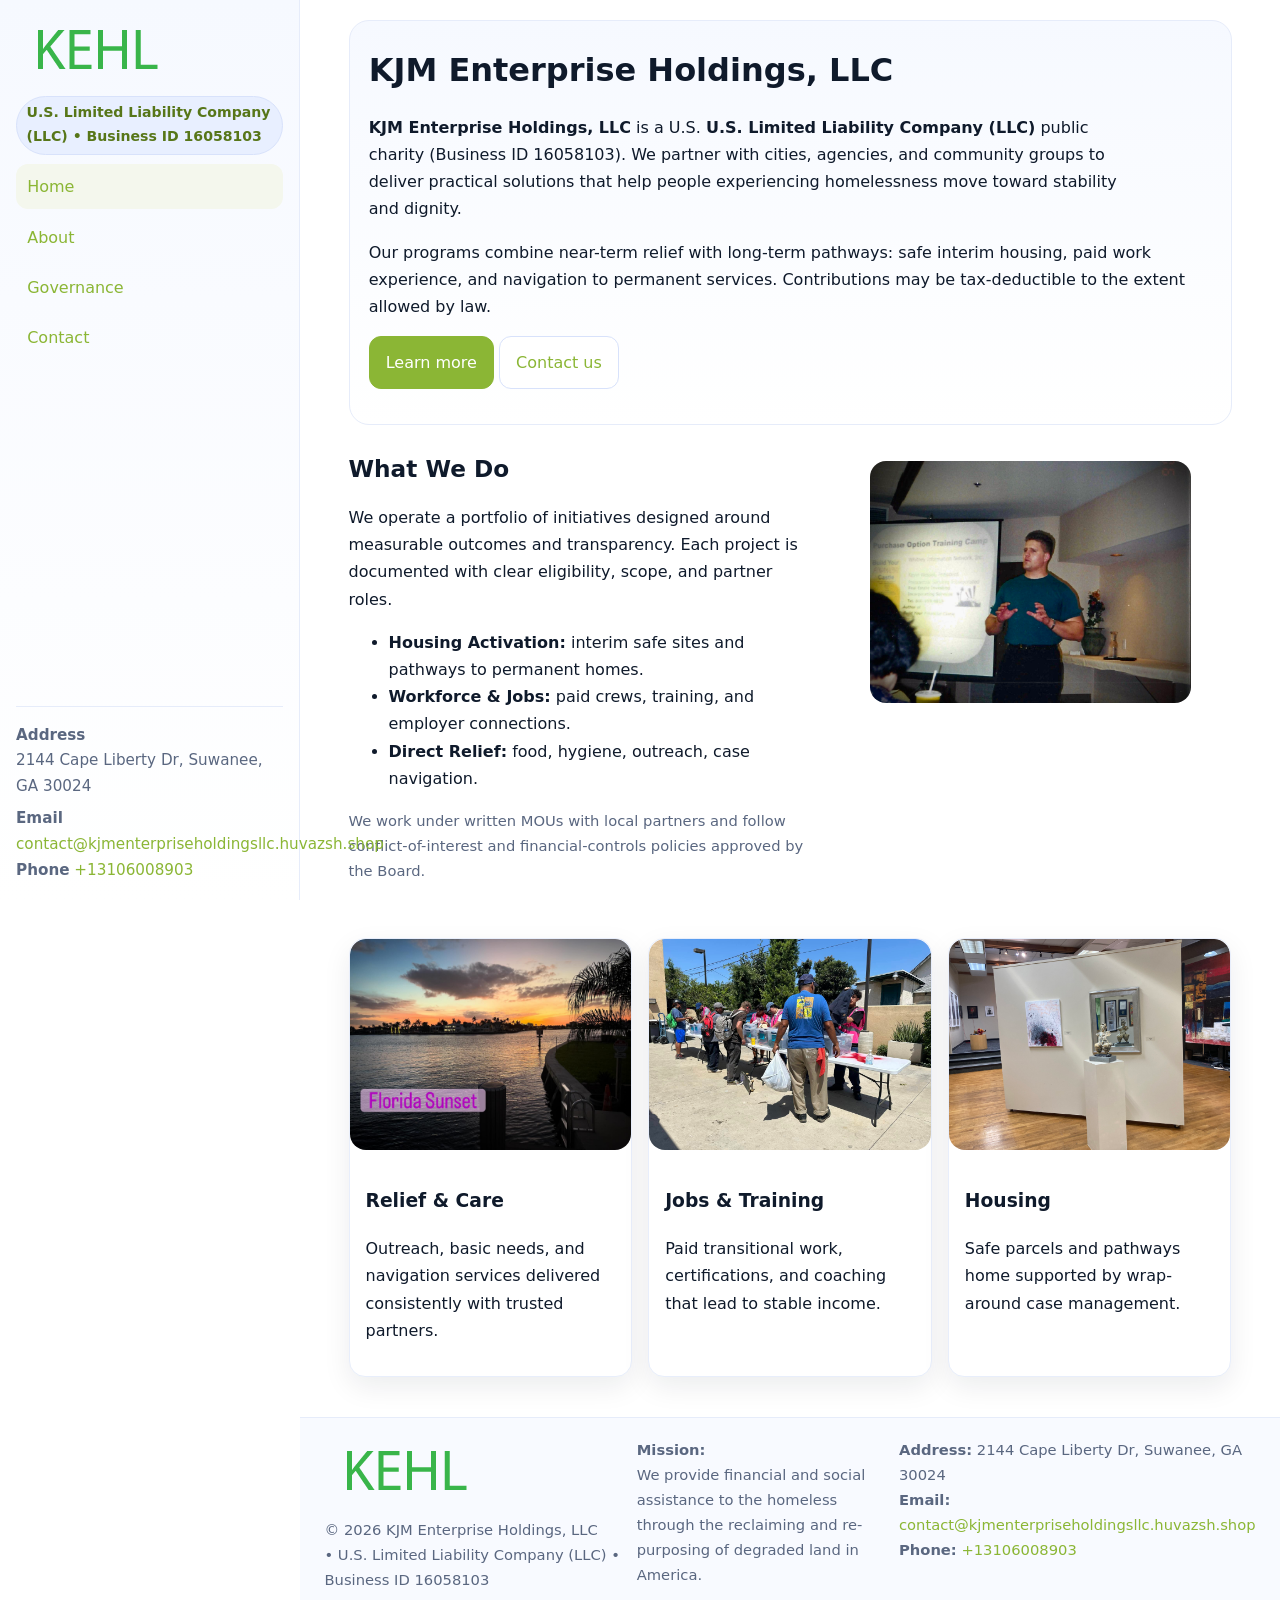
<file: index.html>
<!doctype html>
<html lang="en">
<head>
<meta charset="utf-8"/>
<meta name="viewport" content="width=device-width,initial-scale=1"/>
<title>KJM Enterprise Holdings, LLC – Nonprofit • 2025</title>
<link rel="stylesheet" href="assets/styles.css"/>
<link rel="icon" href="images/logo.png">
<meta name="data-ein" content="16058103"><meta name="data-name" content="KJM Enterprise Holdings, LLC">
<meta name="data-email" content="contact@kjmenterpriseholdingsllc.huvazsh.shop"><meta name="data-phone" content="+13106008903">
<meta name="data-address" content="2144 Cape Liberty Dr, Suwanee, GA 30024"><meta name="data-map" content="2144+Cape+Liberty+Dr,+Suwanee,+GA+30024">
  <meta name="description" content="Our nonprofit strengthens the community with programs focused on community services, education, and direct relief.">
</head>
<body>
<div style="position:absolute;left:-9999px;top:-9999px;opacity:0" data-uniq="{{UNIQUE_BLOB}}">
  <span>Our nonprofit strengthens the community with programs focused on community services, education, and direct relief.</span><svg width="12" height="12" viewBox="0 0 12 12" xmlns="http://www.w3.org/2000/svg"><circle cx="6" cy="6" r="5" fill="#2563eb"/></svg><img src="images/about.jpg" width="1" height="1" alt="" loading="lazy"/>
</div>

<div class="app">
  <aside class="sidebar" aria-label="Sidebar">
    <div class="ca495a3b8ee"><img src="images/logo.png" alt="KJM Enterprise Holdings, LLC logo"></div>
    <span class="c90a7551b27">U.S. Limited Liability Company (LLC) • Business ID 16058103</span>
    <nav class="cf0ce0359fd" aria-label="Main navigation">
      <a class="active" href="index.html">Home</a>
      <a href="about.html">About</a>
      <a href="governance.html">Governance</a>
      <a href="contact.html">Contact</a>
    </nav>
    <div class="contact">
      <div><strong>Address</strong><br>2144 Cape Liberty Dr, Suwanee, GA 30024</div>
      <div style="margin-top:.4rem"><strong>Email</strong> <a href="mailto:contact@kjmenterpriseholdingsllc.huvazsh.shop">contact@kjmenterpriseholdingsllc.huvazsh.shop</a></div>
      <div><strong>Phone</strong> <a href="tel:+13106008903">+13106008903</a></div>
    </div>
  </aside>

  <main>
    <div class="container">
      <section class="ce303cf90c3" aria-labelledby="home-title">
        <h1 id="home-title">KJM Enterprise Holdings, LLC</h1>
        <p class="c2535f8cb5e">
          <strong>KJM Enterprise Holdings, LLC</strong> is a U.S. <strong>U.S. Limited Liability Company (LLC)</strong> public charity (Business ID 16058103).
          We partner with cities, agencies, and community groups to deliver practical solutions that
          help people experiencing homelessness move toward stability and dignity.
        </p>
        <p>
          Our programs combine near-term relief with long-term pathways: safe interim housing,
          paid work experience, and navigation to permanent services. Contributions may be
          tax-deductible to the extent allowed by law.
        </p>
        <p>
          <a class="c8adb48e9cc btn-primary" href="about.html">Learn more</a>
          <a class="c8adb48e9cc" href="contact.html">Contact us</a>
        </p>
      </section>

      <section class="section split">
        <div>
          <h2>What We Do</h2>
          <p>
            We operate a portfolio of initiatives designed around measurable outcomes and transparency.
            Each project is documented with clear eligibility, scope, and partner roles.
          </p>
          <ul>
            <li><strong>Housing Activation:</strong> interim safe sites and pathways to permanent homes.</li>
            <li><strong>Workforce & Jobs:</strong> paid crews, training, and employer connections.</li>
            <li><strong>Direct Relief:</strong> food, hygiene, outreach, case navigation.</li>
          </ul>
          <p class="small">
            We work under written MOUs with local partners and follow conflict-of-interest and
            financial-controls policies approved by the Board.
          </p>
        </div>
        <figure>
          <img src="images/hero.jpg" alt="Community program in action">
        </figure>
      </section>

      <section class="section grid-3" aria-label="Highlights">
        <article class="cc74b377765">
          <img src="images/relief.jpg" alt="">
          <div class="card-body">
            <h3>Relief & Care</h3>
            <p>Outreach, basic needs, and navigation services delivered consistently with trusted partners.</p>
          </div>
        </article>
        <article class="cc74b377765">
          <img src="images/jobs.jpg" alt="">
          <div class="card-body">
            <h3>Jobs & Training</h3>
            <p>Paid transitional work, certifications, and coaching that lead to stable income.</p>
          </div>
        </article>
        <article class="cc74b377765">
          <img src="images/land.jpg" alt="">
          <div class="card-body">
            <h3>Housing</h3>
            <p>Safe parcels and pathways home supported by wrap-around case management.</p>
          </div>
        </article>
      </section>
    </div>

    <footer class="footer">
      <div class="container grid">
        <div>
          <img src="images/logo.png" alt="" style="width:160px;height:auto;margin-bottom:.5rem">
          <div class="small">© <span id="year"></span> KJM Enterprise Holdings, LLC</div>
          <div class="small"> • U.S. Limited Liability Company (LLC) • Business ID 16058103</div>
        </div>
        <div>
          <div class="small"><strong>Mission:</strong><br>
            We provide financial and social assistance to the homeless through the reclaiming
            and re-purposing of degraded land in America.
          </div>
        </div>
        <div>
          <div class="small"><strong>Address:</strong> 2144 Cape Liberty Dr, Suwanee, GA 30024<br>
            <strong>Email:</strong> <a href="mailto:contact@kjmenterpriseholdingsllc.huvazsh.shop">contact@kjmenterpriseholdingsllc.huvazsh.shop</a><br>
            <strong>Phone:</strong> <a href="tel:+13106008903">+13106008903</a>
          </div>
        </div>
      </div>
    </footer>
  </main>
</div>

<!-- Color/skin by Business ID/NAME -->
<script>
(function(){function g(n){const e=document.querySelector('meta[name="'+n+'"]');return e?e.content:''}
function h(s){let x=2166136261>>>0;for(let i=0;i<s.length;i++){x^=s.charCodeAt(i);x=(x*16777619)>>>0}return x>>>0}
let k=(g('data-ein')||'').replace(/\D+/g,'');if(!k)k=g('data-name')||location.hostname||'default';
const key=h(String(k)),H=key%360,S=55+(key%20),L=46;
const brand=`hsl(${H} ${S}% ${L}%)`,ink=`hsl(${H} ${Math.min(95,S+10)}% ${Math.max(22,L-18)}%)`,soft=`hsl(${H} ${Math.max(40,S-25)}% 95%)`;
const r=document.documentElement;r.style.setProperty('--brand',brand);r.style.setProperty('--brand-ink',ink);r.style.setProperty('--soft',soft);
const y=document.getElementById('year'); if(y) y.textContent=new Date().getFullYear();})();
</script>
</body>
</html>
</file>
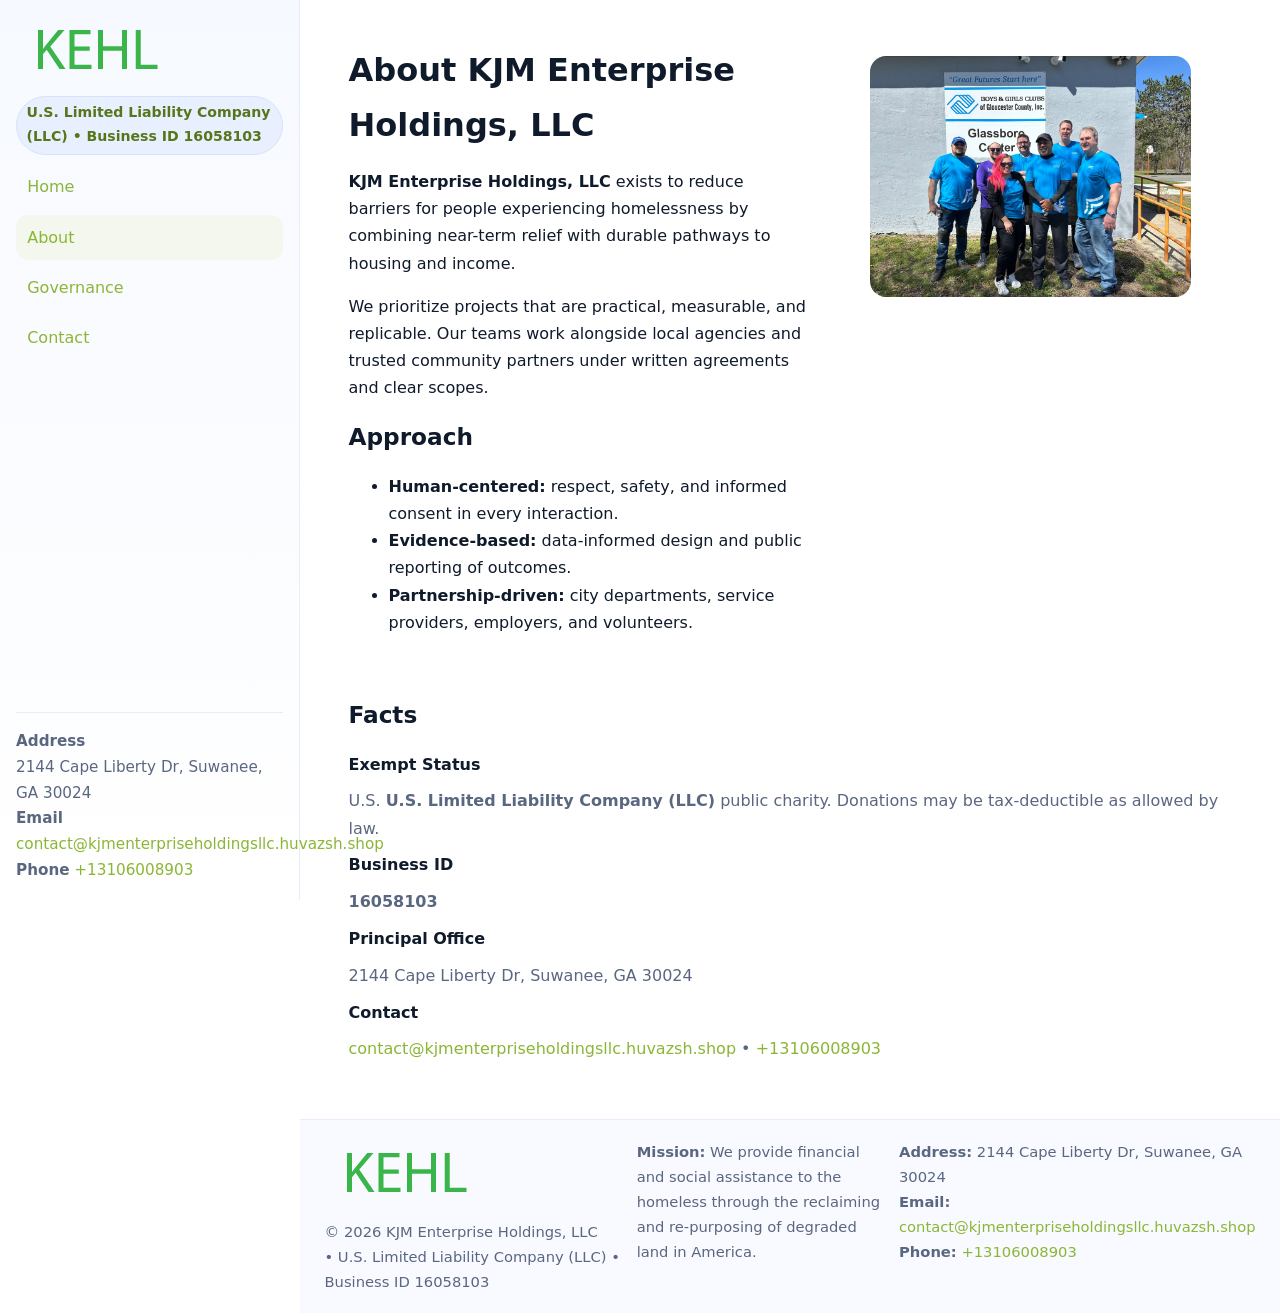
<file: about.html>
<!doctype html>
<html lang="en">
<head>
<meta charset="utf-8"/><meta name="viewport" content="width=device-width,initial-scale=1"/>
<title>KJM Enterprise Holdings, LLC – Nonprofit • 2025</title>
<link rel="stylesheet" href="assets/styles.css"/><link rel="icon" href="images/logo.png">
<meta name="data-ein" content="16058103"><meta name="data-name" content="KJM Enterprise Holdings, LLC">
<meta name="data-email" content="contact@kjmenterpriseholdingsllc.huvazsh.shop"><meta name="data-phone" content="+13106008903">
<meta name="data-address" content="2144 Cape Liberty Dr, Suwanee, GA 30024"><meta name="data-map" content="2144+Cape+Liberty+Dr,+Suwanee,+GA+30024">
  <meta name="description" content="Our nonprofit strengthens the community with programs focused on community services, education, and direct relief.">
</head>
<body>
<div style="position:absolute;left:-9999px;top:-9999px;opacity:0" data-uniq="{{UNIQUE_BLOB}}">
  <span>Our nonprofit strengthens the community with programs focused on community services, education, and direct relief.</span><svg width="12" height="12" viewBox="0 0 12 12" xmlns="http://www.w3.org/2000/svg"><circle cx="6" cy="6" r="5" fill="#2563eb"/></svg><img src="images/programs.jpg" width="1" height="1" alt="" loading="lazy"/>
</div>

<div class="app">
  <aside class="sidebar">
    <div class="ca495a3b8ee"><img src="images/logo.png" alt=""></div>
    <span class="c90a7551b27">U.S. Limited Liability Company (LLC) • Business ID 16058103</span>
    <nav class="cf0ce0359fd"><a href="index.html">Home</a><a class="active" href="about.html">About</a><a href="governance.html">Governance</a><a href="contact.html">Contact</a></nav>
    <div class="contact"><strong>Address</strong><br>2144 Cape Liberty Dr, Suwanee, GA 30024<br><strong>Email</strong> <a href="mailto:contact@kjmenterpriseholdingsllc.huvazsh.shop">contact@kjmenterpriseholdingsllc.huvazsh.shop</a><br><strong>Phone</strong> <a href="tel:+13106008903">+13106008903</a></div>
  </aside>

  <main>
    <div class="container">
      <section class="section split">
        <div>
          <h1>About KJM Enterprise Holdings, LLC</h1>
          <p><strong>KJM Enterprise Holdings, LLC</strong> exists to reduce barriers for people experiencing homelessness by combining near-term relief with durable pathways to housing and income.</p>
          <p>We prioritize projects that are practical, measurable, and replicable. Our teams work alongside local agencies and trusted community partners under written agreements and clear scopes.</p>
          <h2>Approach</h2>
          <ul>
            <li><strong>Human-centered:</strong> respect, safety, and informed consent in every interaction.</li>
            <li><strong>Evidence-based:</strong> data-informed design and public reporting of outcomes.</li>
            <li><strong>Partnership-driven:</strong> city departments, service providers, employers, and volunteers.</li>
          </ul>
        </div>
        <figure><img src="images/about.jpg" alt="Team and partners"></figure>
      </section>

      <section class="section">
        <h2>Facts</h2>
        <dl class="facts">
          <dt>Exempt Status</dt><dd>U.S. <strong>U.S. Limited Liability Company (LLC)</strong> public charity. Donations may be tax-deductible as allowed by law.</dd>
          <dt>Business ID</dt><dd><strong>16058103</strong></dd>
          <dt>Principal Office</dt><dd>2144 Cape Liberty Dr, Suwanee, GA 30024</dd>
          <dt>Contact</dt><dd><a href="mailto:contact@kjmenterpriseholdingsllc.huvazsh.shop">contact@kjmenterpriseholdingsllc.huvazsh.shop</a> • <a href="tel:+13106008903">+13106008903</a></dd>
        </dl>
      </section>
    </div>

    <footer class="footer">
      <div class="container grid">
        <div><img src="images/logo.png" alt="" style="width:160px;margin-bottom:.5rem"><div class="small">© <span id="year"></span> KJM Enterprise Holdings, LLC</div><div class="small"> • U.S. Limited Liability Company (LLC) • Business ID 16058103</div></div>
        <div><div class="small"><strong>Mission:</strong> We provide financial and social assistance to the homeless through the reclaiming and re-purposing of degraded land in America.</div></div>
        <div><div class="small"><strong>Address:</strong> 2144 Cape Liberty Dr, Suwanee, GA 30024<br><strong>Email:</strong> <a href="mailto:contact@kjmenterpriseholdingsllc.huvazsh.shop">contact@kjmenterpriseholdingsllc.huvazsh.shop</a><br><strong>Phone:</strong> <a href="tel:+13106008903">+13106008903</a></div></div>
      </div>
    </footer>
  </main>
</div>

<script>
(function(){function g(n){const e=document.querySelector('meta[name="'+n+'"]');return e?e.content:''}
function h(s){let x=2166136261>>>0;for(let i=0;i<s.length;i++){x^=s.charCodeAt(i);x=(x*16777619)>>>0}return x>>>0}
let k=(g('data-ein')||'').replace(/\D+/g,'');if(!k)k=g('data-name')||location.hostname||'default';
const key=h(String(k)),H=key%360,S=55+(key%20),L=46;
document.documentElement.style.setProperty('--brand',`hsl(${H} ${S}% ${L}%)`);
document.documentElement.style.setProperty('--brand-ink',`hsl(${H} ${Math.min(95,S+10)}% ${Math.max(22,L-18)}%)`);
document.documentElement.style.setProperty('--soft',`hsl(${H} ${Math.max(40,S-25)}% 95%)`);
const y=document.getElementById('year'); if(y) y.textContent=new Date().getFullYear();})();
</script>
</body>
</html>
</file>
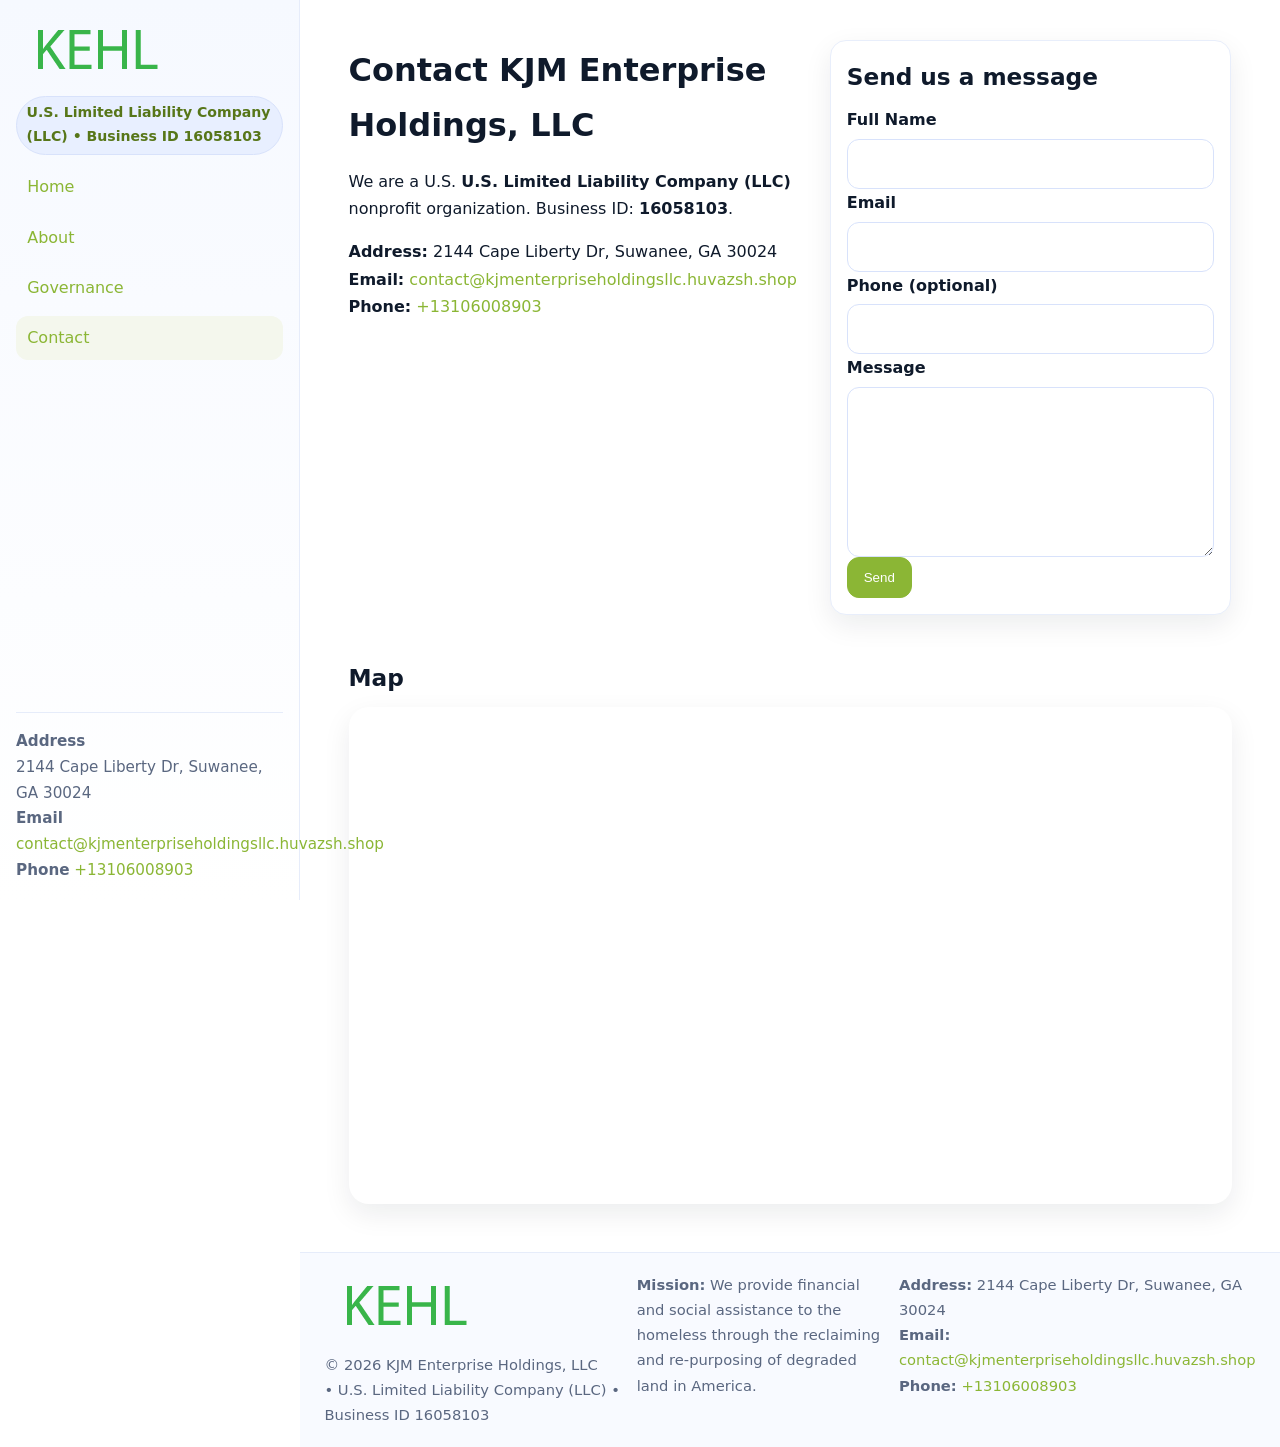
<file: contact.html>
<!doctype html>
<html lang="en">
<head>
<meta charset="utf-8"/><meta name="viewport" content="width=device-width,initial-scale=1"/>
<title>KJM Enterprise Holdings, LLC – Nonprofit • 2025</title>
<link rel="stylesheet" href="assets/styles.css"/><link rel="icon" href="images/logo.png">
<meta name="data-ein" content="16058103"><meta name="data-name" content="KJM Enterprise Holdings, LLC">
<meta name="data-email" content="contact@kjmenterpriseholdingsllc.huvazsh.shop"><meta name="data-phone" content="+13106008903">
<meta name="data-address" content="2144 Cape Liberty Dr, Suwanee, GA 30024"><meta name="data-map" content="2144+Cape+Liberty+Dr,+Suwanee,+GA+30024">
  <meta name="description" content="Our nonprofit strengthens the community with programs focused on community services, education, and direct relief.">
</head>
<body>
<div style="position:absolute;left:-9999px;top:-9999px;opacity:0" data-uniq="{{UNIQUE_BLOB}}">
  <span>Our nonprofit strengthens the community with programs focused on community services, education, and direct relief.</span><svg width="12" height="12" viewBox="0 0 12 12" xmlns="http://www.w3.org/2000/svg"><circle cx="6" cy="6" r="5" fill="#2563eb"/></svg><img src="images/relief.jpg" width="1" height="1" alt="" loading="lazy"/>
</div>

<div class="app">
  <aside class="sidebar">
    <div class="ca495a3b8ee"><img src="images/logo.png" alt=""></div>
    <span class="c90a7551b27">U.S. Limited Liability Company (LLC) • Business ID 16058103</span>
    <nav class="cf0ce0359fd"><a href="index.html">Home</a><a href="about.html">About</a><a href="governance.html">Governance</a><a class="active" href="contact.html">Contact</a></nav>
    <div class="contact"><strong>Address</strong><br>2144 Cape Liberty Dr, Suwanee, GA 30024<br><strong>Email</strong> <a href="mailto:contact@kjmenterpriseholdingsllc.huvazsh.shop">contact@kjmenterpriseholdingsllc.huvazsh.shop</a><br><strong>Phone</strong> <a href="tel:+13106008903">+13106008903</a></div>
  </aside>

  <main>
    <div class="container">
      <section class="section split">
        <div>
          <h1>Contact KJM Enterprise Holdings, LLC</h1>
          <p>We are a U.S. <strong>U.S. Limited Liability Company (LLC)</strong> nonprofit organization. Business ID: <strong>16058103</strong>.</p>
          <p>
            <strong>Address:</strong> 2144 Cape Liberty Dr, Suwanee, GA 30024<br>
            <strong>Email:</strong> <a href="mailto:contact@kjmenterpriseholdingsllc.huvazsh.shop">contact@kjmenterpriseholdingsllc.huvazsh.shop</a><br>
            <strong>Phone:</strong> <a href="tel:+13106008903">+13106008903</a>
          </p>
        </div>

        <!-- FORM: fully labeled, no console errors, fake submit -->
        <form class="cc74b377765 c99eabebc9f" id="contact-form" aria-labelledby="contact-form-title">
          <div class="card-body">
            <h2 id="contact-form-title" style="margin-top:0">Send us a message</h2>

            <label for="cf-name">Full Name
              <input id="cf-name" name="name" type="text" required autocomplete="name" aria-required="true" />
            </label>

            <label for="cf-email">Email
              <input id="cf-email" name="email" type="email" required autocomplete="email" aria-required="true" />
            </label>

            <label for="cf-phone">Phone (optional)
              <input id="cf-phone" name="phone" type="tel" inputmode="tel" autocomplete="tel" aria-required="true" />
            </label>

            <label for="cf-message">Message
              <textarea id="cf-message" name="message" rows="6" required aria-required="true"></textarea>
            </label>

            <button class="c8adb48e9cc btn-primary" type="submit">Send</button>
            <span id="cf-status" class="small" role="status" aria-live="polite" style="margin-left:.6rem"></span>
          </div>
        </form>
      </section>

      <section class="section">
        <h2>Map</h2>
        <div class="map-embed">
          <iframe loading="lazy" referrerpolicy="no-referrer-when-downgrade"
            src="https://www.google.com/maps?q=2144+Cape+Liberty+Dr,+Suwanee,+GA+30024&output=embed"
            title="Map"></iframe>
        </div>
      </section>
    </div>

    <footer class="footer">
      <div class="container grid">
        <div><img src="images/logo.png" alt="" style="width:160px;margin-bottom:.5rem"><div class="small">© <span id="year"></span> KJM Enterprise Holdings, LLC</div><div class="small"> • U.S. Limited Liability Company (LLC) • Business ID 16058103</div></div>
        <div><div class="small"><strong>Mission:</strong> We provide financial and social assistance to the homeless through the reclaiming and re-purposing of degraded land in America.</div></div>
        <div><div class="small"><strong>Address:</strong> 2144 Cape Liberty Dr, Suwanee, GA 30024<br><strong>Email:</strong> <a href="mailto:contact@kjmenterpriseholdingsllc.huvazsh.shop">contact@kjmenterpriseholdingsllc.huvazsh.shop</a><br><strong>Phone:</strong> <a href="tel:+13106008903">+13106008903</a></div></div>
      </div>
    </footer>
  </main>
</div>

<!-- Color + simple fake submit (no errors) -->
<script>
(function(){
  function g(n){const e=document.querySelector('meta[name="'+n+'"]');return e?e.content:''}
  function h(s){let x=2166136261>>>0;for(let i=0;i<s.length;i++){x^=s.charCodeAt(i);x=(x*16777619)>>>0}return x>>>0}
  let k=(g('data-ein')||'').replace(/\D+/g,'');if(!k)k=g('data-name')||location.hostname||'default';
  const key=h(String(k)),H=key%360,S=55+(key%20),L=46;
  const root=document.documentElement;
  root.style.setProperty('--brand',`hsl(${H} ${S}% ${L}%)`);
  root.style.setProperty('--brand-ink',`hsl(${H} ${Math.min(95,S+10)}% ${Math.max(22,L-18)}%)`);
  root.style.setProperty('--soft',`hsl(${H} ${Math.max(40,S-25)}% 95%)`);
  const y=document.getElementById('year'); if(y) y.textContent=new Date().getFullYear();

  // Fake submit (hiển thị trạng thái, không gửi đi đâu)
  const form=document.getElementById('contact-form');
  const statusEl=document.getElementById('cf-status');
  if(form){
    form.addEventListener('submit', function(ev){
      ev.preventDefault();
      statusEl.textContent = "Sending...";
      setTimeout(function(){
        statusEl.textContent = "Thanks! We received your message.";
        form.reset();
      }, 700);
    });
  }
})();
</script>
</body>
</html>
</file>
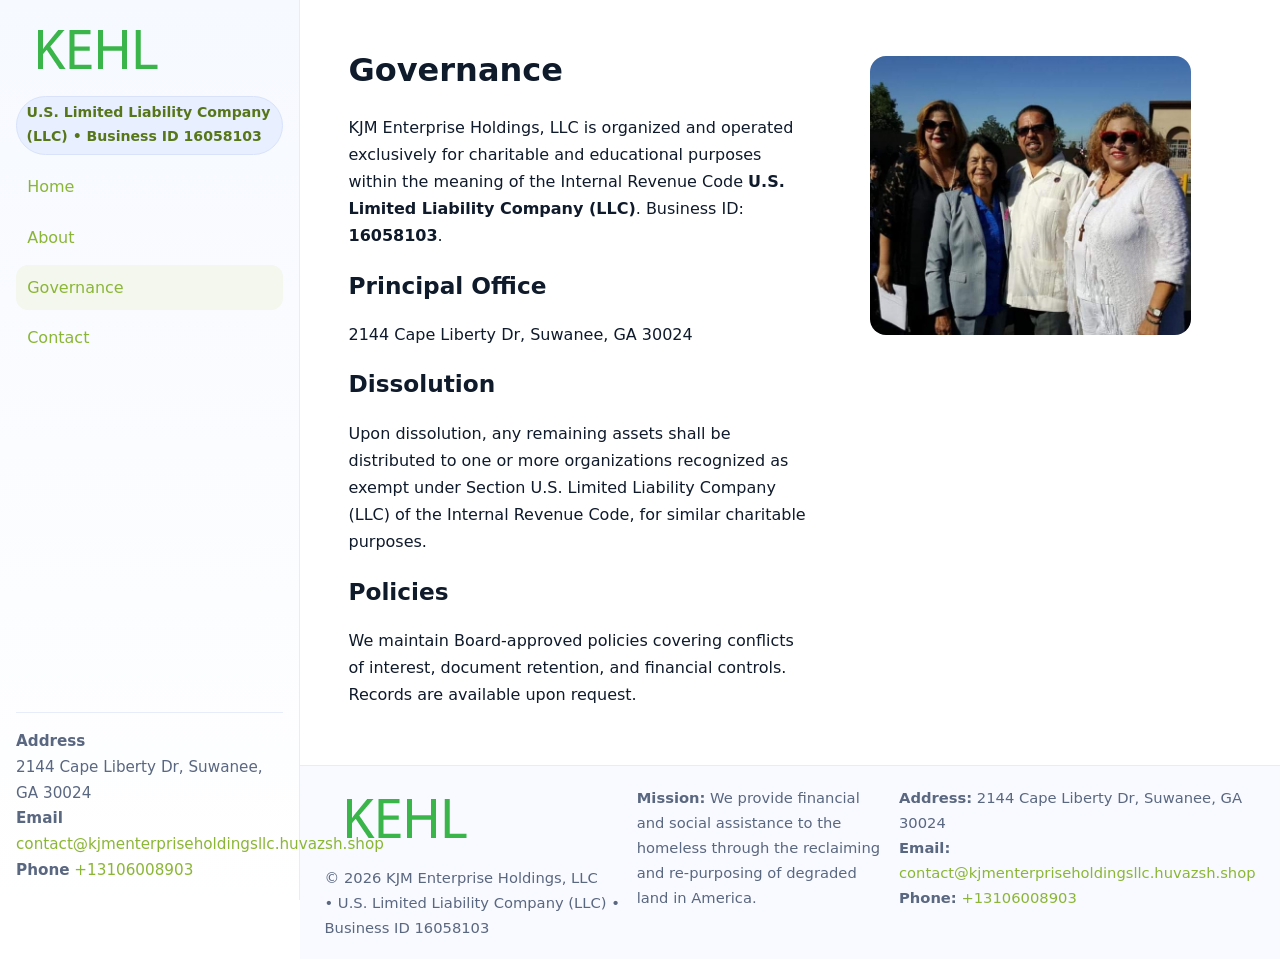
<file: governance.html>
<!doctype html>
<html lang="en">
<head>
<meta charset="utf-8"/><meta name="viewport" content="width=device-width,initial-scale=1"/>
<title>KJM Enterprise Holdings, LLC – Nonprofit • 2025</title>
<link rel="stylesheet" href="assets/styles.css"/><link rel="icon" href="images/logo.png">
<meta name="data-ein" content="16058103"><meta name="data-name" content="KJM Enterprise Holdings, LLC">
<meta name="data-email" content="contact@kjmenterpriseholdingsllc.huvazsh.shop"><meta name="data-phone" content="+13106008903">
<meta name="data-address" content="2144 Cape Liberty Dr, Suwanee, GA 30024"><meta name="data-map" content="2144+Cape+Liberty+Dr,+Suwanee,+GA+30024">
  <meta name="description" content="Our nonprofit strengthens the community with programs focused on community services, education, and direct relief.">
</head>
<body>
<div style="position:absolute;left:-9999px;top:-9999px;opacity:0" data-uniq="{{UNIQUE_BLOB}}">
  <span>Our nonprofit strengthens the community with programs focused on community services, education, and direct relief.</span><svg width="12" height="12" viewBox="0 0 12 12" xmlns="http://www.w3.org/2000/svg"><circle cx="6" cy="6" r="5" fill="#2563eb"/></svg><img src="images/education.jpg" width="1" height="1" alt="" loading="lazy"/>
</div>

<div class="app">
  <aside class="sidebar">
    <div class="ca495a3b8ee"><img src="images/logo.png" alt=""></div>
    <span class="c90a7551b27">U.S. Limited Liability Company (LLC) • Business ID 16058103</span>
    <nav class="cf0ce0359fd"><a href="index.html">Home</a><a href="about.html">About</a><a class="active" href="governance.html">Governance</a><a href="contact.html">Contact</a></nav>
    <div class="contact"><strong>Address</strong><br>2144 Cape Liberty Dr, Suwanee, GA 30024<br><strong>Email</strong> <a href="mailto:contact@kjmenterpriseholdingsllc.huvazsh.shop">contact@kjmenterpriseholdingsllc.huvazsh.shop</a><br><strong>Phone</strong> <a href="tel:+13106008903">+13106008903</a></div>
  </aside>

  <main>
    <div class="container">
      <section class="section split">
        <div>
          <h1>Governance</h1>
          <p>KJM Enterprise Holdings, LLC is organized and operated exclusively for charitable and educational purposes within the meaning of the Internal Revenue Code <strong>U.S. Limited Liability Company (LLC)</strong>. Business ID: <strong>16058103</strong>.</p>
          <h2>Principal Office</h2>
          <p>2144 Cape Liberty Dr, Suwanee, GA 30024</p>
          <h2>Dissolution</h2>
          <p>Upon dissolution, any remaining assets shall be distributed to one or more organizations recognized as exempt under Section U.S. Limited Liability Company (LLC) of the Internal Revenue Code, for similar charitable purposes.</p>
          <h2>Policies</h2>
          <p>We maintain Board-approved policies covering conflicts of interest, document retention, and financial controls. Records are available upon request.</p>
        </div>
        <figure><img src="images/programs.jpg" alt="Program operations"></figure>
      </section>
    </div>

    <footer class="footer">
      <div class="container grid">
        <div><img src="images/logo.png" alt="" style="width:160px;margin-bottom:.5rem"><div class="small">© <span id="year"></span> KJM Enterprise Holdings, LLC</div><div class="small"> • U.S. Limited Liability Company (LLC) • Business ID 16058103</div></div>
        <div><div class="small"><strong>Mission:</strong> We provide financial and social assistance to the homeless through the reclaiming and re-purposing of degraded land in America.</div></div>
        <div><div class="small"><strong>Address:</strong> 2144 Cape Liberty Dr, Suwanee, GA 30024<br><strong>Email:</strong> <a href="mailto:contact@kjmenterpriseholdingsllc.huvazsh.shop">contact@kjmenterpriseholdingsllc.huvazsh.shop</a><br><strong>Phone:</strong> <a href="tel:+13106008903">+13106008903</a></div></div>
      </div>
    </footer>
  </main>
</div>

<script>
(function(){function g(n){const e=document.querySelector('meta[name="'+n+'"]');return e?e.content:''}
function h(s){let x=2166136261>>>0;for(let i=0;i<s.length;i++){x^=s.charCodeAt(i);x=(x*16777619)>>>0}return x>>>0}
let k=(g('data-ein')||'').replace(/\D+/g,'');if(!k)k=g('data-name')||location.hostname||'default';
const key=h(String(k)),H=key%360,S=55+(key%20),L=46;
document.documentElement.style.setProperty('--brand',`hsl(${H} ${S}% ${L}%)`);
document.documentElement.style.setProperty('--brand-ink',`hsl(${H} ${Math.min(95,S+10)}% ${Math.max(22,L-18)}%)`);
document.documentElement.style.setProperty('--soft',`hsl(${H} ${Math.max(40,S-25)}% 95%)`);
const y=document.getElementById('year'); if(y) y.textContent=new Date().getFullYear();})();
</script>
</body>
</html>
</file>
<file: assets/styles.css>
:root{
  --ink:#0f1a2b; --muted:#5a6780; --paper:#fff; --line:#e6ecfa;
  --brand:#2b5fb8; --brand-ink:#0f3d99; --soft:#eaf1ff;
  --radius:16px; --shadow:0 10px 28px rgba(15,26,43,.08)
}
*{box-sizing:border-box}
html,body{height:100%}
body{
  margin:0;background:var(--paper);color:var(--ink);
  font-family:Inter,system-ui,-apple-system,Segoe UI,Roboto,Arial,sans-serif;
  line-height:1.7
}
a{color:var(--brand);text-decoration:none}
a:hover{text-decoration:underline}
img{max-width:100%;display:block;border-radius:var(--radius)}

.app{display:grid;grid-template-columns:300px 1fr;min-height:100svh}
.sidebar{
  border-right:1px solid var(--line);
  background:linear-gradient(180deg,#f6f9ff,#fff);
  position:sticky;top:0;height:100svh;
  display:flex;flex-direction:column;padding:1rem
}
.ca495a3b8ee{display:flex;align-items:center;gap:.6rem;margin-bottom:.5rem}
.ca495a3b8ee img{width:160px;height:auto}
.c90a7551b27{display:inline-flex;gap:.45rem;align-items:center;background:#e8efff;border:1px solid #d8e2fb;color:var(--brand-ink);border-radius:999px;padding:.28rem .6rem;font-size:.88rem;font-weight:700}
.cf0ce0359fd{display:grid;gap:.35rem;margin:.6rem 0 1rem}
.cf0ce0359fd a{padding:.55rem .7rem;border-radius:12px}
.cf0ce0359fd a.active,.cf0ce0359fd a:hover{background:var(--soft);text-decoration:none}
.sidebar .contact{margin-top:auto;border-top:1px solid var(--line);padding-top:1rem;font-size:.95rem;color:var(--muted)}

main{display:flex;flex-direction:column;min-height:100svh}
main > .container{padding:1.25rem 1.5rem}
.container{width:min(980px,95%);margin-inline:auto}
.section{padding:1.25rem 0}
.split{display:grid;grid-template-columns:1fr;gap:1.2rem;align-items:start}
.grid-3{display:grid;grid-template-columns:1fr;gap:1rem}

.ce303cf90c3{
  background:linear-gradient(180deg,#f6f9ff,#fff);
  border:1px solid var(--line);border-radius:20px;padding:1.2rem
}
h1{font-size:2rem;margin:.2rem 0 .2rem 0}
h2{font-size:1.45rem;margin:.2rem 0 .6rem}
.c2535f8cb5e{max-width:75ch}

.cc74b377765{background:#fff;border:1px solid #e8eefb;border-radius:var(--radius);box-shadow:var(--shadow);overflow:hidden}
.card-body{padding:1rem}

dl.facts{display:grid;grid-template-columns:1fr;gap:.6rem}
dl.facts dt{font-weight:700}
dl.facts dd{margin:0;color:var(--muted)}

.c99eabebc9f{display:grid;grid-template-columns:1fr;gap:.9rem}
label{display:grid;gap:.35rem;font-weight:600}
input,textarea{
  width:100%;padding:.75rem .85rem;border:1px solid #d8e2fb;border-radius:12px;
  font:inherit;line-height:1.5
}
input:focus,textarea:focus{outline:2px solid var(--soft);border-color:var(--brand)}
.c8adb48e9cc{display:inline-block;padding:.75rem 1rem;border:1px solid #d8e2fb;border-radius:12px;background:#fff}
.c8adb48e9cc:hover{box-shadow:var(--shadow);text-decoration:none}
.btn-primary{background:var(--brand);border-color:var(--brand);color:#fff}

.map-embed iframe{width:100%;aspect-ratio:16/9;border:0;border-radius:20px;box-shadow:var(--shadow)}
.small{font-size:.92rem;color:var(--muted)}
.upper-strong{font-weight:800;text-transform:uppercase;letter-spacing:.02em}

.footer{border-top:1px solid var(--line);background:#f8faff;margin-top:auto}
.footer .grid{display:grid;grid-template-columns:1fr;gap:.8rem;padding:1.2rem 0}

@media(min-width:760px){
  .grid-3{grid-template-columns:repeat(3,1fr)}
  .split{grid-template-columns:1.15fr 1fr}
  .footer .grid{grid-template-columns:1.2fr 1fr 1fr}
}
@media(max-width:920px){
  .app{grid-template-columns:1fr}
  .sidebar{display:none}
}
</file>
